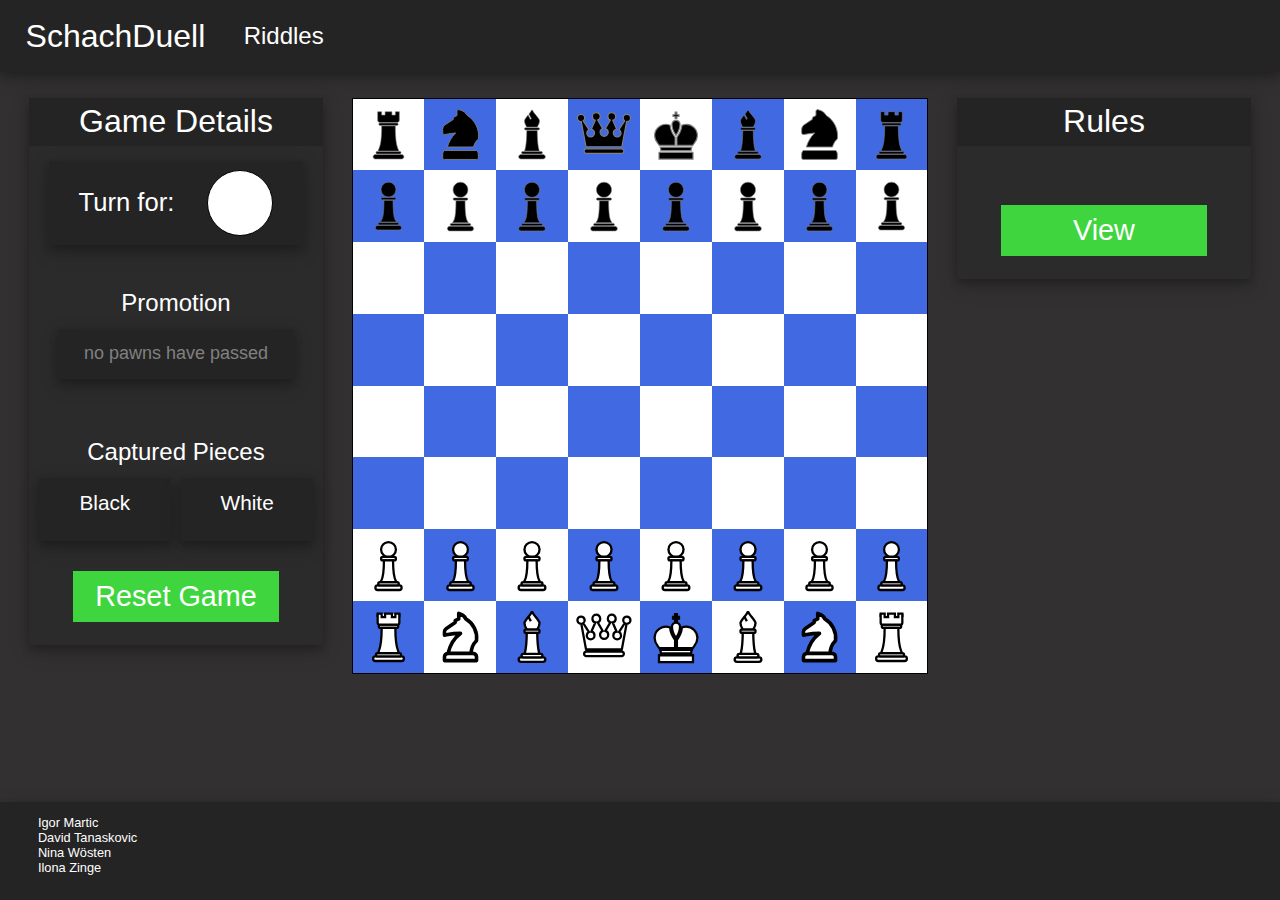
<file: SchachDuell/index.html>
<!DOCTYPE html>
<html lang="en">
<head>
    <meta charset="UTF-8">
    <meta http-equiv="X-UA-Compatible" content="IE=edge">
    <meta name="viewport" content="width=device-width, initial-scale=1.0">
    <link rel="stylesheet" href="style.css" />
    <title>SchachDuell</title>  
</head>
<body>
    <header>
        <a src="inddex.html" class="siteName">SchachDuell</a>
        <a href="riddles.html" class="riddleLink">Riddles</a>
    </header>

    <div class="isItCheck"></div>
    <div class="displayContainer">
        <div class="matchDetails">
            <div class="Title">Game Details</div>
            <div class="move">
                <div class="moveText">Turn for: </div>
                <div class="moveIndicator"></div>
            </div>
            <div class="promotionTitle">Promotion</div>
            <div class="promotingPieces">
                <div class="noPromotion">no pawns have passed</div>
            </div>

            <div class="eatenTitle">Captured Pieces</div>
            <div class="eatenContainer">
                <div class="eaten">
                    <div class="whoAte">Black</div>
                    <div class="eatenPieces" id="black">
                    </div>
                </div>

                <div class="eaten">
                    <div class="whoAte">White</div>
                    <div class="eatenPieces" id="white">
                    </div>
                </div>
            </div>  
            <button class="restartButton">Reset Game</button>
        </div>
    <table class="Chessboard">
        <tr data-value="8">
            <th class="white" data-value="1" data-attacked="0"><image class="piece" id="black-rook" data-state="0" src="pieces/black-rook.svg"/></th>
            <th class="black" data-value="2" data-attacked="0"><image class="piece" id="black-knight" src="pieces/black-knight.svg"/></th>
            <th class="white" data-value="3" data-attacked="0"><image class="piece" id="black-bishop" data-identity="1" src="pieces/black-bishop.svg"/></th>
            <th class="black" data-value="4" data-attacked="0"><image class="piece" id="black-queen" src="pieces/black-queen.svg"/></th>
            <th class="white" data-value="5" data-attacked="0"><image class="piece" id="black-king" data-state="0" src="pieces/black-king.svg"/></th>
            <th class="black" data-value="6" data-attacked="0"><image class="piece" id="black-bishop" data-identity="2" src="pieces/black-bishop.svg"/></th>
            <th class="white" data-value="7" data-attacked="0"><image class="piece" id="black-knight" src="pieces/black-knight.svg"/></th>
            <th class="black" data-value="8" data-attacked="0"><image class="piece" id="black-rook" data-state="0" src="pieces/black-rook.svg"/></th>
        </tr>
        <tr data-value="7">
            <th class="black" data-value="1" data-attacked="0"><image class="piece" id="black-pawn" data-state="0" data-enpassantable="no" src="pieces/black-pawn.svg"/></th>
            <th class="white" data-value="2" data-attacked="0"><image class="piece" id="black-pawn" data-state="0" data-enpassantable="no" src="pieces/black-pawn.svg"/></th>
            <th class="black" data-value="3" data-attacked="0"><image class="piece" id="black-pawn" data-state="0" data-enpassantable="no" src="pieces/black-pawn.svg"/></th>
            <th class="white" data-value="4" data-attacked="0"><image class="piece" id="black-pawn" data-state="0" data-enpassantable="no" src="pieces/black-pawn.svg"/></th>
            <th class="black" data-value="5" data-attacked="0"><image class="piece" id="black-pawn" data-state="0" data-enpassantable="no" src="pieces/black-pawn.svg"/></th>
            <th class="white" data-value="6" data-attacked="0"><image class="piece" id="black-pawn" data-state="0" data-enpassantable="no" src="pieces/black-pawn.svg"/></th>
            <th class="black" data-value="7" data-attacked="0"><image class="piece" id="black-pawn" data-state="0" data-enpassantable="no" src="pieces/black-pawn.svg"/></th>
            <th class="white" data-value="8" data-attacked="0"><image class="piece" id="black-pawn" data-state="0" data-enpassantable="no" src="pieces/black-pawn.svg"/></th>
        </tr>
        <tr data-value="6">
            <th class="white" data-value="1" data-attacked="0"></th>
            <th class="black" data-value="2" data-attacked="0"></th>
            <th class="white" data-value="3" data-attacked="0"></th>
            <th class="black" data-value="4" data-attacked="0"></th>
            <th class="white" data-value="5" data-attacked="0"></th>
            <th class="black" data-value="6" data-attacked="0"></th>
            <th class="white" data-value="7" data-attacked="0"></th>
            <th class="black" data-value="8" data-attacked="0"></th>
        </tr>
        <tr data-value="5">
            <th class="black" data-value="1" data-attacked="0"></th>
            <th class="white" data-value="2" data-attacked="0"></th>
            <th class="black" data-value="3" data-attacked="0"></th>
            <th class="white" data-value="4" data-attacked="0"></th>
            <th class="black" data-value="5" data-attacked="0"></th>
            <th class="white" data-value="6" data-attacked="0"></th>
            <th class="black" data-value="7" data-attacked="0"></th>
            <th class="white" data-value="8" data-attacked="0"></th>
        </tr>
        <tr data-value="4">
            <th class="white" data-value="1" data-attacked="0"></th>
            <th class="black" data-value="2" data-attacked="0"></th>
            <th class="white" data-value="3" data-attacked="0"></th>
            <th class="black" data-value="4" data-attacked="0"></th>
            <th class="white" data-value="5" data-attacked="0"></th>
            <th class="black" data-value="6" data-attacked="0"></th>
            <th class="white" data-value="7" data-attacked="0"></th>
            <th class="black" data-value="8" data-attacked="0"></th>
        </tr>
        <tr data-value="3">
            <th class="black" data-value="1" data-attacked="0"></th>
            <th class="white" data-value="2" data-attacked="0"></th>
            <th class="black" data-value="3" data-attacked="0"></th>
            <th class="white" data-value="4" data-attacked="0"></th>
            <th class="black" data-value="5" data-attacked="0"></th>
            <th class="white" data-value="6" data-attacked="0"></th>
            <th class="black" data-value="7" data-attacked="0"></th>
            <th class="white" data-value="8" data-attacked="0"></th>
        </tr>
        <tr data-value="2">
            <th class="white" data-value="1" data-attacked="0"><image class="piece" id="white-pawn" data-state="0" data-enpassantable="no" src="pieces/white-pawn.svg"/></th>
            <th class="black" data-value="2" data-attacked="0"><image class="piece" id="white-pawn" data-state="0" data-enpassantable="no" src="pieces/white-pawn.svg"/></th>
            <th class="white" data-value="3" data-attacked="0"><image class="piece" id="white-pawn" data-state="0" data-enpassantable="no" src="pieces/white-pawn.svg"/></th>
            <th class="black" data-value="4" data-attacked="0"><image class="piece" id="white-pawn" data-state="0" data-enpassantable="no" src="pieces/white-pawn.svg"/></th>
            <th class="white" data-value="5" data-attacked="0"><image class="piece" id="white-pawn" data-state="0" data-enpassantable="no" src="pieces/white-pawn.svg"/></th>
            <th class="black" data-value="6" data-attacked="0"><image class="piece" id="white-pawn" data-state="0" data-enpassantable="no" src="pieces/white-pawn.svg"/></th>
            <th class="white" data-value="7" data-attacked="0"><image class="piece" id="white-pawn" data-state="0" data-enpassantable="no" src="pieces/white-pawn.svg"/></th>
            <th class="black" data-value="8" data-attacked="0"><image class="piece" id="white-pawn" data-state="0" data-enpassantable="no" src="pieces/white-pawn.svg"/></th>
        </tr>
        <tr data-value="1">
            <th class="black" data-value="1" data-attacked="0"><image class="piece" id="white-rook" data-state="0" src="pieces/white-rook.svg"/></th>
            <th class="white" data-value="2" data-attacked="0"><image class="piece" id="white-knight" src="pieces/white-knight.svg"/></th>
            <th class="black" data-value="3" data-attacked="0"><image class="piece" id="white-bishop" src="pieces/white-bishop.svg"/></th>
            <th class="white" data-value="4" data-attacked="0"><image class="piece" id="white-queen" src="pieces/white-queen.svg"/></th>
            <th class="black" data-value="5" data-attacked="0"><image class="piece" id="white-king" data-state="0" src="pieces/white-king.svg"/></th>
            <th class="white" data-value="6" data-attacked="0"><image class="piece" id="white-bishop" src="pieces/white-bishop.svg"/></th>
            <th class="black" data-value="7" data-attacked="0"><image class="piece" id="white-knight" src="pieces/white-knight.svg"/></th>
            <th class="white" data-value="8" data-attacked="0"><image class="piece" id="white-rook" data-state="0" src="pieces/white-rook.svg"/></th>
        </tr>
    </table>
    <div class="rules">
        <div class="Title">Rules</div>
        <div class="content">
        </div>
        <button class="viewRules">View</button>
    </div>
    </div>

    <footer>
        <div class="nameContainer">
        <div class="name">Igor Martic</div>
        <div class="name">David Tanaskovic</div>
        <div class="name">Nina Wösten</div>
        <div class="name">Ilona Zinge</div>
        </div>
    </footer>
    <script src="piecelogic.js"></script>
    <script src="rules.js"></script>
</body>
</html>
</file>
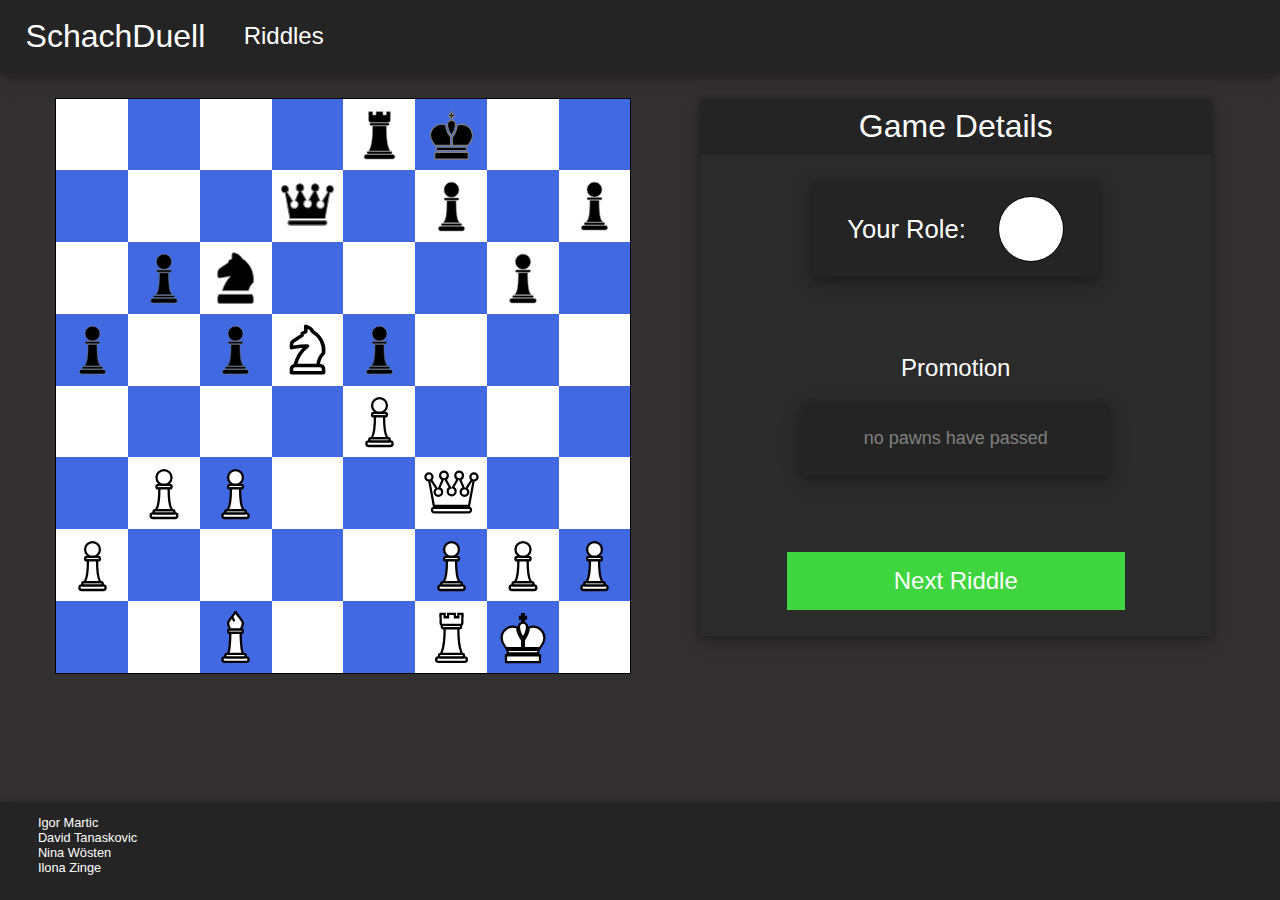
<file: SchachDuell/riddles.html>
<!DOCTYPE html>
<html lang="en">
<head>
    <meta charset="UTF-8">
    <meta http-equiv="X-UA-Compatible" content="IE=edge">
    <meta name="viewport" content="width=device-width, initial-scale=1.0">
    <link rel="stylesheet" href="style.css" />
    <title>SchachDuell</title>  

</head>
<body>
    <header>
        <a href="index.html" class="siteName">SchachDuell</a>
        <a href="riddles.html" class="riddleLink">Riddles</a>
    </header>

    <div class="riddleStatus"></div>
    <div class="displayContainer">     
        <table class="Chessboard">
            <tr data-value="8">
                <th class="white" data-value="1" data-attacked="0"></th>
                <th class="black" data-value="2" data-attacked="0"></th>
                <th class="white" data-value="3" data-attacked="0"></th>
                <th class="black" data-value="4" data-attacked="0"></th>
                <th class="white" data-value="5" data-attacked="0"></th>
                <th class="black" data-value="6" data-attacked="0"></th>
                <th class="white" data-value="7" data-attacked="0"></th>
                <th class="black" data-value="8" data-attacked="0"></th>
            </tr>
            <tr data-value="7">
                <th class="black" data-value="1" data-attacked="0"></th>
                <th class="white" data-value="2" data-attacked="0"></th>
                <th class="black" data-value="3" data-attacked="0"></th>
                <th class="white" data-value="4" data-attacked="0"></th>
                <th class="black" data-value="5" data-attacked="0"></th>
                <th class="white" data-value="6" data-attacked="0"></th>
                <th class="black" data-value="7" data-attacked="0"></th>
                <th class="white" data-value="8" data-attacked="0"></th>
            </tr>
            <tr data-value="6">
                <th class="white" data-value="1" data-attacked="0"></th>
                <th class="black" data-value="2" data-attacked="0"></th>
                <th class="white" data-value="3" data-attacked="0"></th>
                <th class="black" data-value="4" data-attacked="0"></th>
                <th class="white" data-value="5" data-attacked="0"></th>
                <th class="black" data-value="6" data-attacked="0"></th>
                <th class="white" data-value="7" data-attacked="0"></th>
                <th class="black" data-value="8" data-attacked="0"></th>
            </tr>
            <tr data-value="5">
                <th class="black" data-value="1" data-attacked="0"></th>
                <th class="white" data-value="2" data-attacked="0"></th>
                <th class="black" data-value="3" data-attacked="0"></th>
                <th class="white" data-value="4" data-attacked="0"></th>
                <th class="black" data-value="5" data-attacked="0"></th>
                <th class="white" data-value="6" data-attacked="0"></th>
                <th class="black" data-value="7" data-attacked="0"></th>
                <th class="white" data-value="8" data-attacked="0"></th>
            </tr>
            <tr data-value="4">
                <th class="white" data-value="1" data-attacked="0"></th>
                <th class="black" data-value="2" data-attacked="0"></th>
                <th class="white" data-value="3" data-attacked="0"></th>
                <th class="black" data-value="4" data-attacked="0"></th>
                <th class="white" data-value="5" data-attacked="0"></th>
                <th class="black" data-value="6" data-attacked="0"></th>
                <th class="white" data-value="7" data-attacked="0"></th>
                <th class="black" data-value="8" data-attacked="0"></th>
            </tr>
            <tr data-value="3">
                <th class="black" data-value="1" data-attacked="0"></th>
                <th class="white" data-value="2" data-attacked="0"></th>
                <th class="black" data-value="3" data-attacked="0"></th>
                <th class="white" data-value="4" data-attacked="0"></th>
                <th class="black" data-value="5" data-attacked="0"></th>
                <th class="white" data-value="6" data-attacked="0"></th>
                <th class="black" data-value="7" data-attacked="0"></th>
                <th class="white" data-value="8" data-attacked="0"></th>
            </tr>
            <tr data-value="2">
                <th class="white" data-value="1" data-attacked="0"></th>
                <th class="black" data-value="2" data-attacked="0"></th>
                <th class="white" data-value="3" data-attacked="0"></th>
                <th class="black" data-value="4" data-attacked="0"></th>
                <th class="white" data-value="5" data-attacked="0"></th>
                <th class="black" data-value="6" data-attacked="0"></th>
                <th class="white" data-value="7" data-attacked="0"></th>
                <th class="black" data-value="8" data-attacked="0"></th>
            </tr>
            <tr data-value="1">
                <th class="black" data-value="1" data-attacked="0"></th>
                <th class="white" data-value="2" data-attacked="0"></th>
                <th class="black" data-value="3" data-attacked="0"></th>
                <th class="white" data-value="4" data-attacked="0"></th>
                <th class="black" data-value="5" data-attacked="0"></th>
                <th class="white" data-value="6" data-attacked="0"></th>
                <th class="black" data-value="7" data-attacked="0"></th>
                <th class="white" data-value="8" data-attacked="0"></th>
            </tr>
        </table>
        <div class="matchDetails" id="riddle">
            <div class="Title">Game Details</div>
            <div class="move" id="riddle">
                <div class="moveText">Your Role: </div>
                <div class="roleIndicator"></div>
            </div> 
            <div class="promotionTitle">Promotion</div>
            <div class="promotingPieces" id="riddle">
                <div class="noPromotion">no pawns have passed</div>
            </div>
            <div class="newRiddle">Next Riddle</div>
        </div>  
    </div>

    <footer>
        <div class="nameContainer">
        <div class="name">Igor Martic</div>
        <div class="name">David Tanaskovic</div>
        <div class="name">Nina Wösten</div>
        <div class="name">Ilona Zinge</div>
        </div>
    </footer>
    <script src="riddle.js"></script>
    <script src="piecelogic.js"></script>
</body>
</html>
</file>
<file: SchachDuell/style.css>
:root{
    --chessbrown: royalblue;
    --chesswhite: white;
    --shadow: 0 4px 8px 0 rgba(0, 0, 0, 0.2), 0 6px 20px 0 rgba(0, 0, 0, 0.19);
    --headerfooter: rgb(37, 36, 36);
    --detailColor: rgb(43, 43, 43);
    --hoverColor: rgb(20, 20, 20);
    --greenButton: rgb(62, 213, 62);

    /*rgb(255, 200, 33)*/
}

*{
    font-family: Arial, Helvetica, sans-serif;
    color: white;
}

body{
    background-color: rgb(50, 48, 48);
    display: table;
    height: 100vh;
    width: 100vw;
    margin:0;
    padding:0;
}

body::-webkit-scrollbar{
    display: none;
}

header{
    display: flex;
    background-color: var(--headerfooter);
    width: 100vw;
    box-shadow: 0 4px 8px 0 rgba(0, 0, 0, 0.2), 0 6px 20px 0 rgba(0, 0, 0, 0.19);
    height: 8vh;
    align-items: center;
    margin-bottom: 2%;
    gap: 1%;
}

footer{
    width: 100vw;
    box-shadow: 0 4px 8px 0 rgba(0, 0, 0, 0.2), 0 6px 20px 0 rgba(0, 0, 0, 0.19);
    height: fit-content;
    align-items: center;
    background-color: var(--headerfooter);
    display: table-row;
}

a{
    text-decoration: none;     
}

.riddleLink{
    font-size: 1.5rem;
}

.name{
    font-size: 0.8rem;
    margin-left: 2%;
}

.nameContainer{
    padding: 1%;
}

.siteName{
    font-size: 2rem;
    padding: 2%;
}

.Chessboard{
    width: 45vw;
    height: 45vw;
    border: 0.01em solid black;
}

table, tr, td {
    border: none;
    border-collapse: collapse;
}

.Chessboard th{
    width: 12.5%;
    height: 12.5%;
}

.piece{
    width: 80%;
    height: auto;
    position: absolute;
    left: 0;
    right: 0;
    top: 0;
    bottom: 0;
    margin: auto;
    -webkit-touch-callout: none;
    -webkit-user-select: none;
    -khtml-user-select: none;
    -moz-user-select: none;
    -ms-user-select: none;
    user-select: none;
}

th{
    position: relative;
}

.black{
    background-color: var(--chessbrown);
}

.white{
    background-color: var(--chesswhite);
}

.dot {
    left: 0;
    right: 0;
    top: 0;
    bottom: 0;
    height: 2.5vw;
    width: 2.5vw;
    background-color: lime;
    border-radius: 50%;
    display: inline-block;
    position: absolute;
    margin: auto;
  }

#longcastle,
#castle{
    background-color: darkgreen;
}

  .dot#back{
    background-color: transparent;
    border: red solid 0.15em;
  }

  .dot:hover,
  .piece:hover{
    cursor: pointer;
  }

  .riddleStatus,
  .isItCheck{
    font-size: 3rem;
    font-family: Arial;
    text-align: center;
    margin-left: auto;
    margin-right: auto;
    width: 45vw;
    background-color: var(--detailColor);
    margin-bottom: 1%;
    box-shadow: var(--shadow);
  }
  
  .riddleStatus{
    width: 98vw;
  }

  /*==================================GameDetails===================================*/

  .roleIndicator,
  .moveIndicator{
    height: 5vw;
    width: 5vw;
    background-color: white;
    border: black solid 0.01em;
    border-radius: 50%;
    display: inline-block;
  }

  .moveText{
    font-size: 1.6rem;
    margin-right: 1vw;
}

.move{
    display: flex; 
    align-items: center;
    justify-content: space-evenly;
    margin-top: 5%;
    box-shadow: var(--shadow);
    background-color: var(--headerfooter);
    padding: 3%;
    width: 80%;
    align-self: center;
}

.move#riddle{
    display: flex; 
    align-items: center;
    justify-content: space-evenly;
    margin-top: 5%;
    box-shadow: var(--shadow);
    background-color: var(--headerfooter);
    padding: 3%;
    width: 20vw;
    align-self: center;
}

.newRiddle{
    background-color: var(--greenButton);
    width: 60%;
    align-self: center;
    margin-top: auto;
    text-align: center;
    padding: 3%;
    font-size: 1.5rem;
    margin-bottom: 5%;
}

.rules,
.matchDetails{
    background-color: var(--detailColor);
    margin-right: 1vw;
    margin-left: 1vw;
    width: 23vw;
    height: fit-content;
    display: flex;
    flex-direction: column;
    box-shadow: var(--shadow);
    align-self: flex-start;
}

.matchDetails#riddle{
    width: 40vw;
    height: fit-content;
}

.rules{
    margin-left: 1vw;
    height: fit-content;
    align-self: flex-start;
}

.Title{
    align-self: center;
    font-size: 2rem;
    width: 80%;
    text-align: center;
    width: 100%;
    padding-top: 2%;
    padding-bottom: 2%;
    background-color: var(--headerfooter);
}

.restartButton{
    width: 70%;
    font-size: 1.8rem;
    align-self: center;
    margin-top: 10%;
    margin-bottom: 8%;
    background-color: var(--greenButton);
    border: none;
    padding: 3%;
}

.viewRules{
    margin-top: 20%;
    margin-bottom: 8%;
    background-color: var(--greenButton);
    border: none;
    padding: 3%;
    width: 70%;
    font-size: 1.8rem;
    align-self: center;
}

.content{
    align-self: center;
}

.textAndButtons{
    display: flex;
    width: 100%;
    align-items: center;
    justify-content: space-evenly;
    margin-bottom: 5%;
    min-height: 30vh;
}

video{
    display: block;
    margin: 0 auto;
}

.demonstration{
    width: 16vw;
    height: 16vw;
    margin-bottom: 10%;
}

.description{
    text-align: center;
    padding-bottom: 5%;
    width: 60%;
    font-size: 1.1rem;
}

.ruleTitle{
    font-size: 1.3rem;
    margin-top: 4%;
    margin-bottom: 4%;
    text-align: center;
}

.buttonLeft,
.buttonRight{
    margin: 0 auto;
    font-size: 3rem;
    text-align: center;
    -webkit-touch-callout: none;
    -webkit-user-select: none;
    -khtml-user-select: none;
    -moz-user-select: none;
    -ms-user-select: none;
    user-select: none;
}

.buttonBg{
    display: flex;
    margin: 0 auto;
    width: 3vw;
    height: 3vw;
    background-color: var(--headerfooter);
    box-shadow: var(--shadow);
    align-items: center;
}

.buttonBg:hover{
    cursor: pointer;
    background-color: var(--hoverColor);
}

.newRiddle:hover,
.viewRules:hover,
.restartButton:hover{
    cursor: pointer;
    background-color: rgb(31, 111, 31);
}

.displayContainer{
    display: flex;
    align-items: center;
    align-self: center;
    justify-content: space-evenly;
    margin-bottom: 2%;
}

.promotingPieces{
    display: flex;
    flex-wrap: wrap;
    width: 70%;
    align-self: center;
    justify-content: space-evenly;
    margin-bottom: 15%;
    margin-top: 4%;
    padding: 5%;
    height: 30%;
    max-height: 30%;
    background-color: var(--headerfooter);
    box-shadow: var(--shadow);
}

.promotingPieces#riddle{
    width: 50%;
}

.promotion:hover{
    cursor: pointer;
    background-color: var(--hoverColor);
}


.eatenTitle,
.promotionTitle{
    font-size: 1.5rem;
    text-align: center;
    margin-top: 5%;
}

.eatenTitle{
    margin-bottom: 4%;
}

.whoAte{
    font-size: 1.3rem;
    text-align: center;
    margin-top: 10%;
    margin-bottom: 10%;
}

.promotionTitle{
    margin-top: 15%;
}

.noPromotion{
    color: gray;
    font-size: large;
    text-align: center;
}

.promotion{
    max-width: 25%;
    height: auto;
    align-self: center;
}

.eatenPieces{
    display: flex;
    flex-wrap: wrap;
    align-self: center;
    justify-content: flex-start;
    width: 80%;
    padding: 0;
    margin-bottom: 10%;
}

.eatenPieces img{
    margin: 0;
    width: 25%;
    height: auto;
    position: static;
}

.eatenPieces img:hover{
    cursor: default;
}

.eaten{
    display: flex;
    flex-direction: column;
    width: 45%;
    background-color: var(--headerfooter);
    box-shadow: var(--shadow);
}

.eatenContainer{
    display: flex;
    justify-content: space-evenly;
}
</file>
